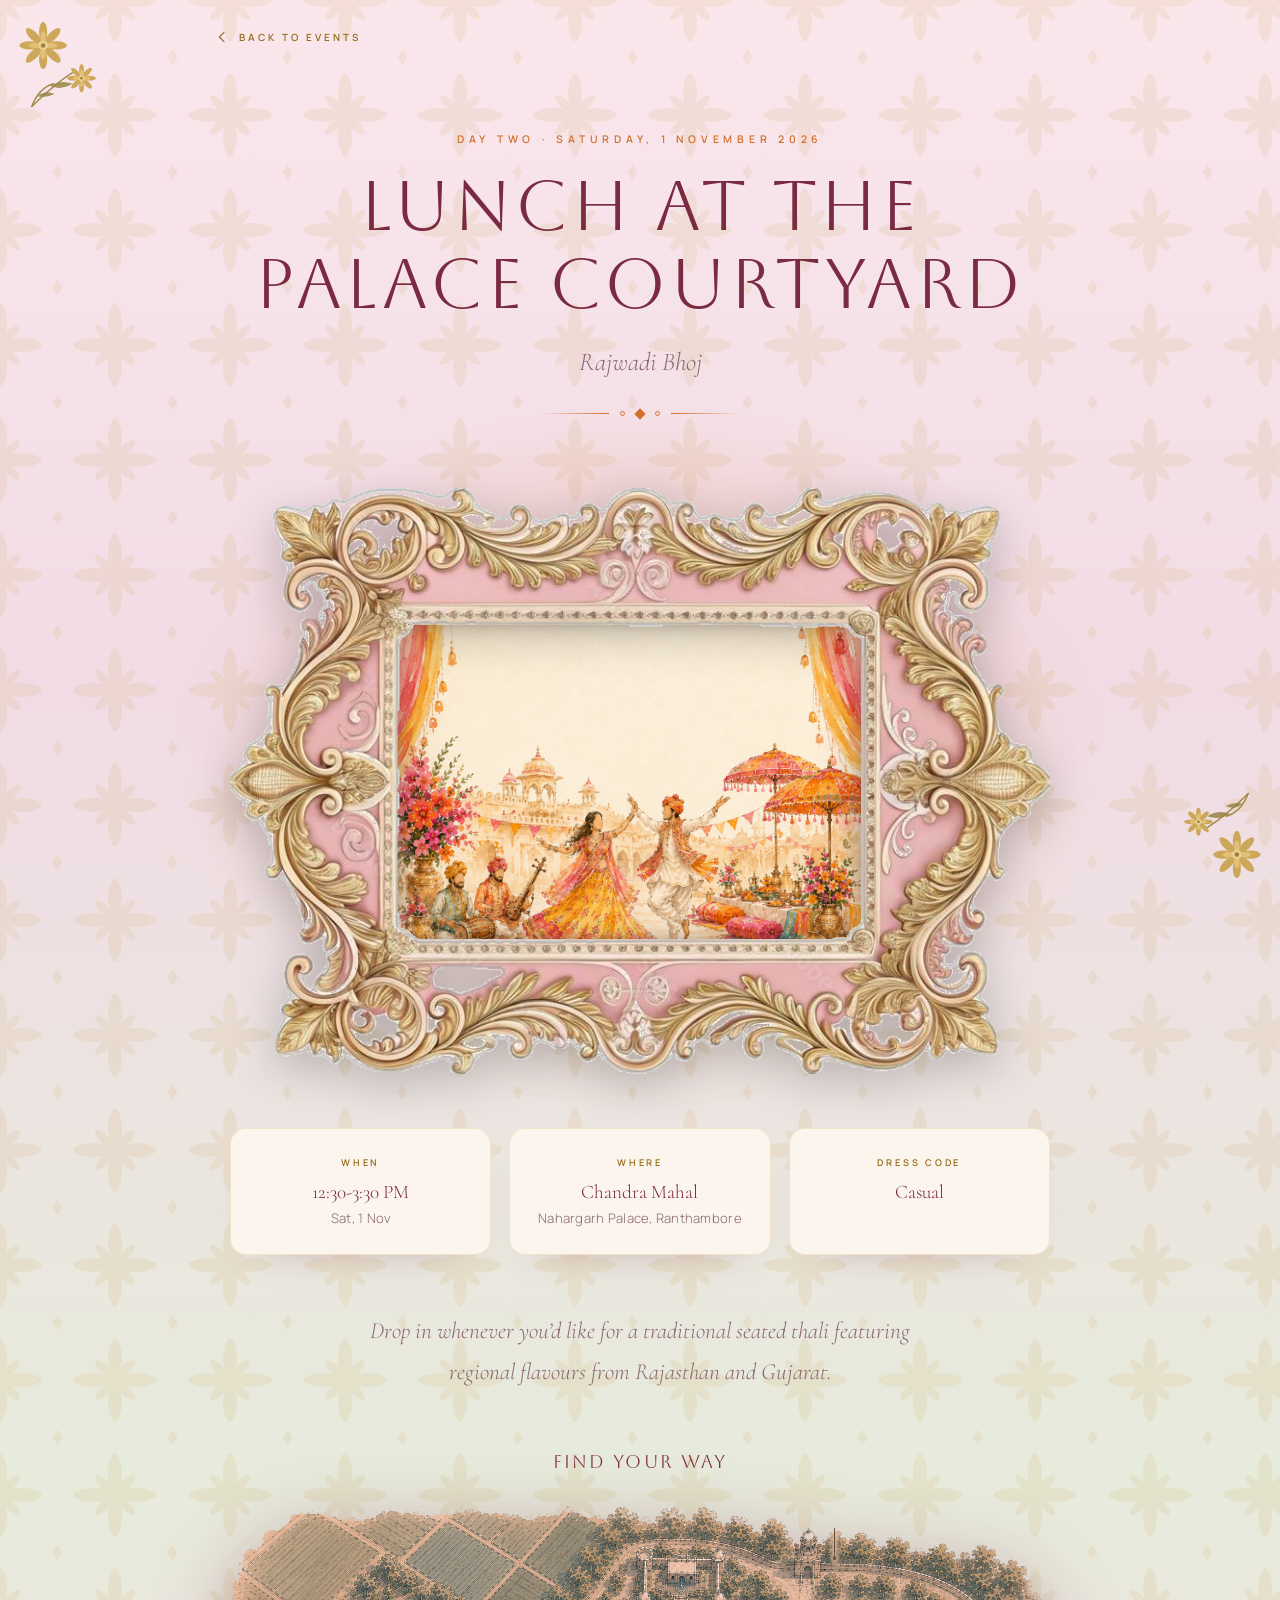
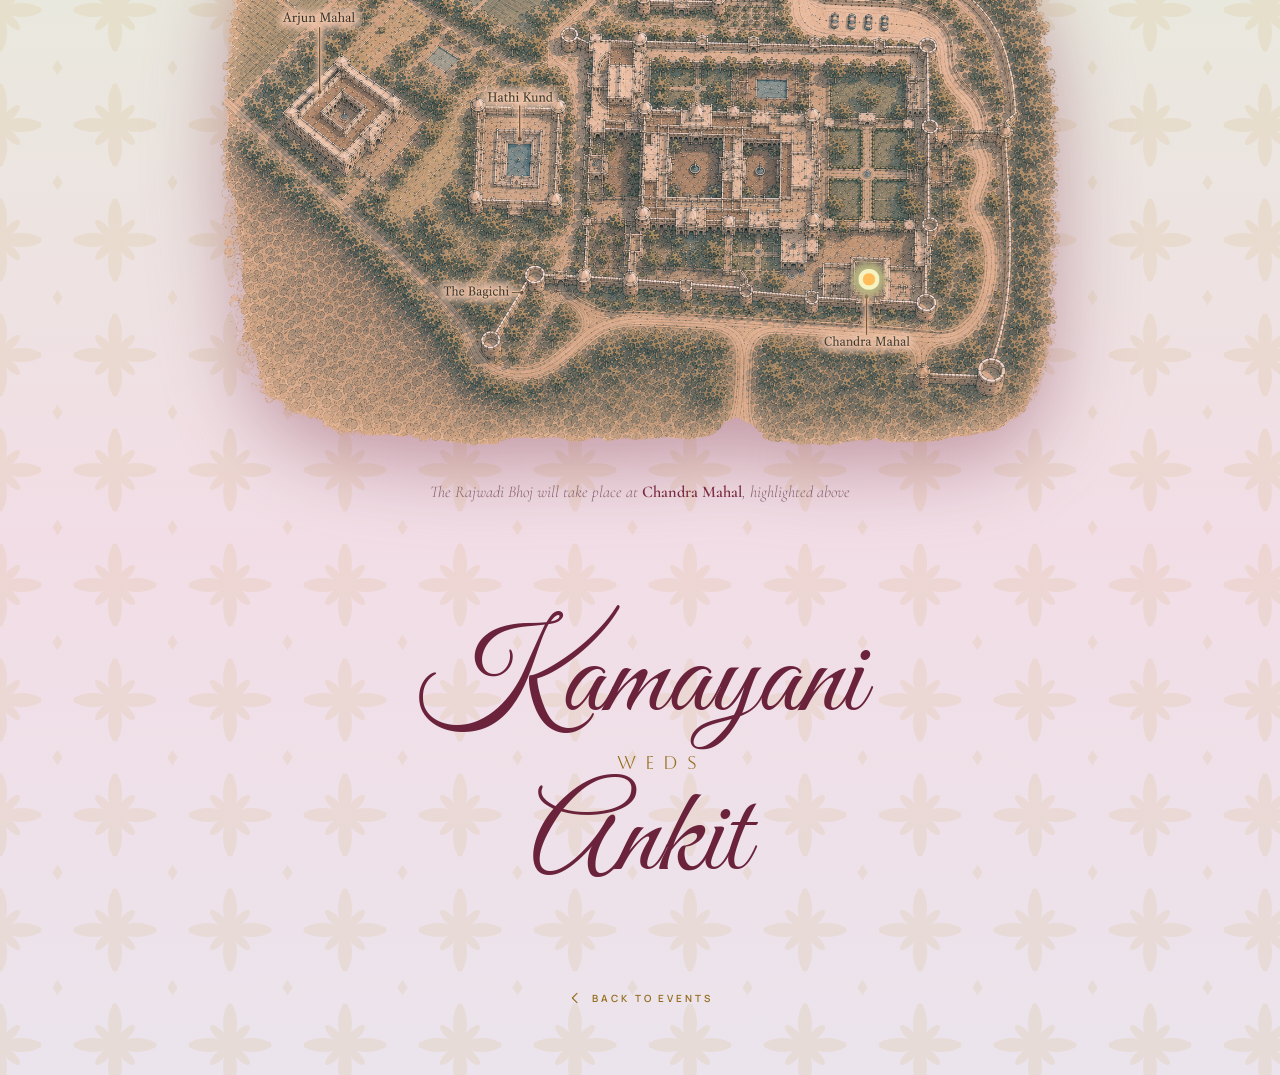
<file: events/bhoj.html>
<!DOCTYPE html>
<html lang="en">
<head>
<meta charset="UTF-8">
<meta name="viewport" content="width=device-width, initial-scale=1.0">
<title>Rajasthani Bhoj · Kamayani weds Ankit</title>
<link rel="preconnect" href="https://fonts.googleapis.com">
<link rel="preconnect" href="https://fonts.gstatic.com" crossorigin>
<link href="https://fonts.googleapis.com/css2?family=Aboreto&family=Cormorant:ital,wght@0,300;0,400;0,500;0,600;1,400&family=Manrope:wght@300;400;500;600&family=Gotu&display=swap" rel="stylesheet">
    <link
      href="https://fonts.googleapis.com/css2?family=Aboreto&family=Cormorant:ital,wght@0,300;0,400;0,500;0,600;1,300;1,400;1,500&family=Great+Vibes&family=Manrope:wght@200;300;400;500;600;700;800&family=Gotu&display=swap"
      rel="stylesheet"
    />
<link rel="stylesheet" href="../assets/event.css">
</head>
<body style="--accent:#D2702A">
  <span class="corner tl"></span><span class="corner br"></span>
  <div class="topbar"><a class="back" href="../index.html#events"><svg viewBox="0 0 24 24" fill="none" stroke="currentColor" stroke-width="1.6" stroke-linecap="round" stroke-linejoin="round"><path d="M15 5l-7 7 7 7"/></svg> Back to events</a></div>

  <div class="wrap">
    <div class="ev-hero">
      <div class="ev-eyebrow">Day Two · Saturday, 1 November 2026</div>
      <h1 class="ev-title">Lunch at the Palace Courtyard</h1>
      <div class="ev-when">Rajwadi Bhoj</div>
      <div class="flourish"><span class="l"></span><span class="o"></span><span class="d"></span><span class="o"></span><span class="l r"></span></div>
    </div>

    <div class="portrait"><div class="photo" style="background-image:url('../assets/gfx/bhoj-frame.png')"></div><img class="fr" src="../assets/gfx/frame-baroque-pink-landscape.png" alt=""></div>

    <div class="detail-grid">
      <div class="detail"><div class="lbl">When</div><div class="val">12:30-3:30 PM<small> Sat, 1 Nov</small></div></div>
      <div class="detail"><div class="lbl">Where</div><div class="val">Chandra Mahal<small>Nahargarh Palace, Ranthambore</small></div></div>
      <div class="detail"><div class="lbl">Dress code</div><div class="val">Casual</div></div>
    </div>

    <div class="about">

      <p>Drop in whenever you’d like for a traditional seated thali featuring regional flavours from Rajasthan and Gujarat.</p>
    </div>

    <div class="venue-map">
      <h3>Find Your Way</h3>
      <div class="map-frame"><img src="../assets/gfx/venue-map-bhoj.png" alt="Nahargarh Palace map with Chandra Mahal highlighted"></div>
      <div class="cap">The Rajwadi Bhoj will take place at <b>Chandra Mahal</b>, highlighted above</div>
    </div>
  </div>

  <div class="ev-foot">
    <div class="invite-names reveal">
          <span class="n">Kamayani</span>
          <span class="weds">weds</span>
          <span class="n">Ankit</span>
        </div>
          <a class="back" href="../index.html#events"><svg viewBox="0 0 24 24" fill="none" stroke="currentColor" stroke-width="1.6" stroke-linecap="round" stroke-linejoin="round"><path d="M15 5l-7 7 7 7"/></svg> Back to events</a>
  </div>
</body>
</html>
</file>
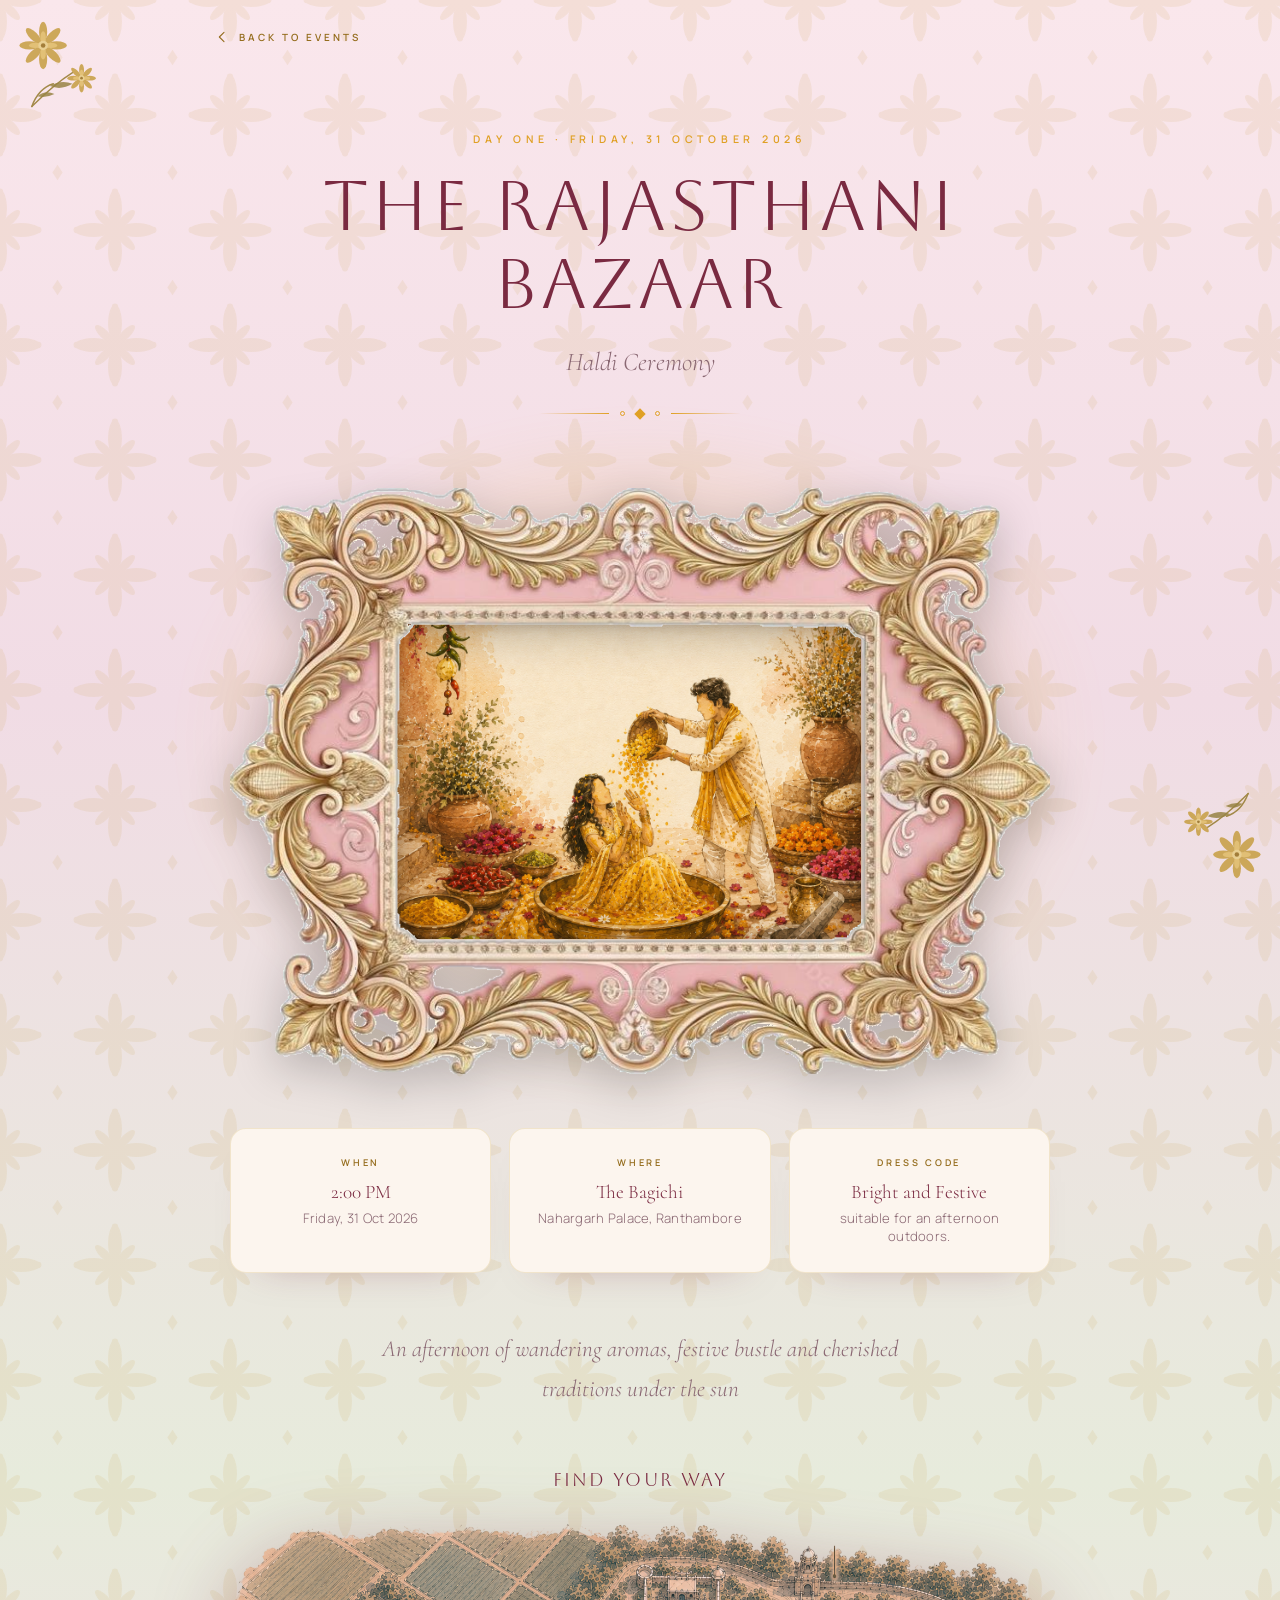
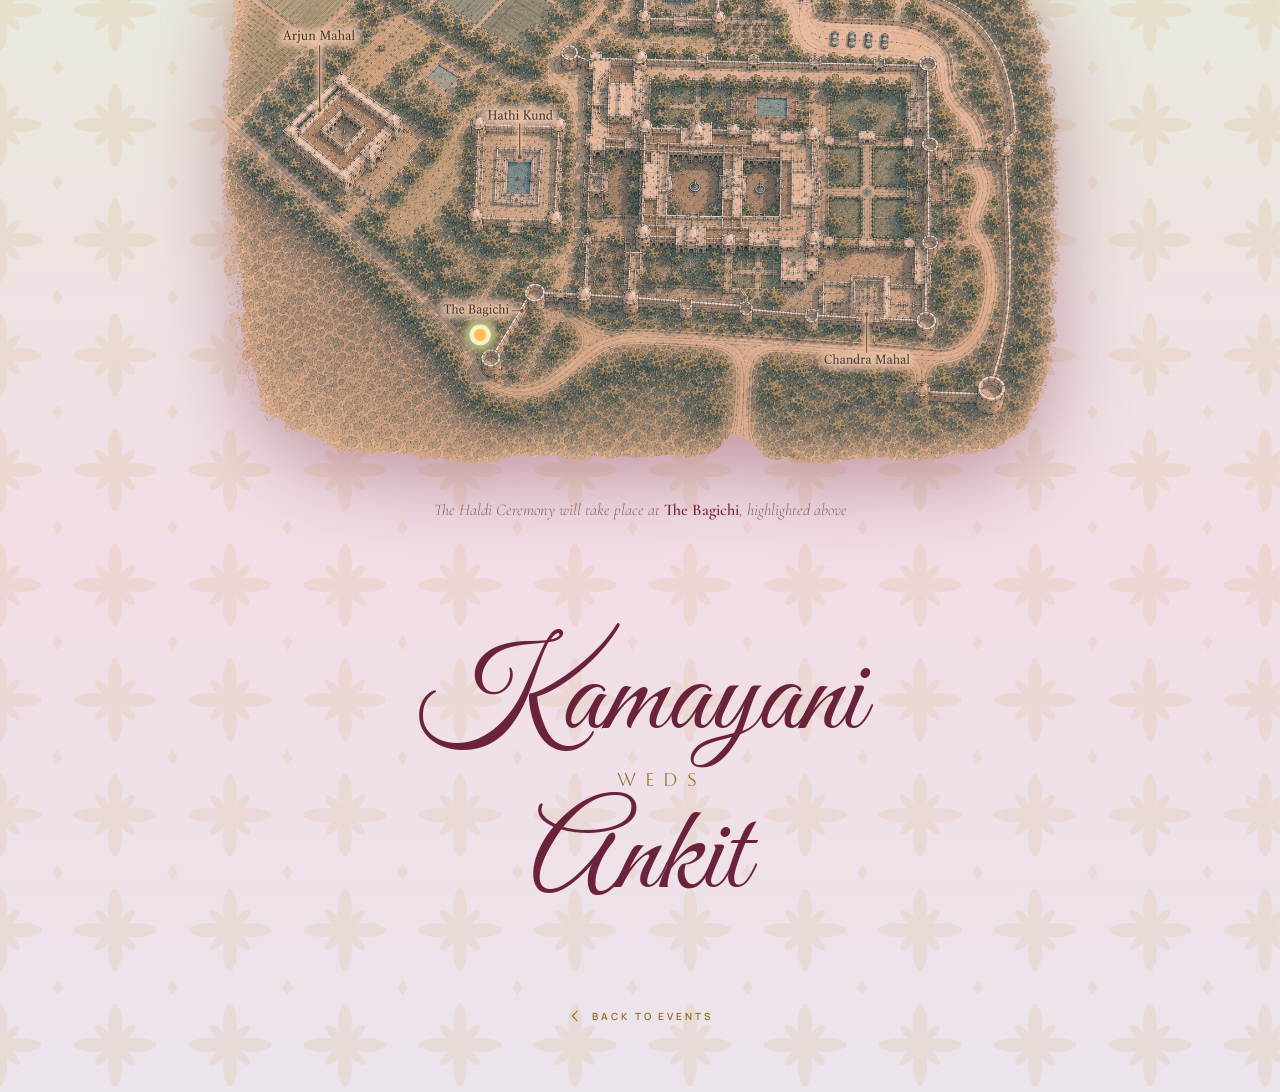
<file: events/haldi.html>
<!DOCTYPE html>
<html lang="en">
<head>
<meta charset="UTF-8">
<meta name="viewport" content="width=device-width, initial-scale=1.0">
<title>Haldi · Kamayani weds Ankit</title>
<link rel="preconnect" href="https://fonts.googleapis.com">
<link rel="preconnect" href="https://fonts.gstatic.com" crossorigin>
<link href="https://fonts.googleapis.com/css2?family=Aboreto&family=Cormorant:ital,wght@0,300;0,400;0,500;0,600;1,400&family=Manrope:wght@300;400;500;600&family=Gotu&display=swap" rel="stylesheet">
<link
      href="https://fonts.googleapis.com/css2?family=Aboreto&family=Cormorant:ital,wght@0,300;0,400;0,500;0,600;1,300;1,400;1,500&family=Great+Vibes&family=Manrope:wght@200;300;400;500;600;700;800&family=Gotu&display=swap"
      rel="stylesheet"
    />
<link rel="stylesheet" href="../assets/event.css">
</head>
<body style="--accent:#E0A024">
  <span class="corner tl"></span><span class="corner br"></span>
  <div class="topbar"><a class="back" href="../index.html#events"><svg viewBox="0 0 24 24" fill="none" stroke="currentColor" stroke-width="1.6" stroke-linecap="round" stroke-linejoin="round"><path d="M15 5l-7 7 7 7"/></svg> Back to events</a></div>

  <div class="wrap">
    <div class="ev-hero">
      <div class="ev-eyebrow">Day One · Friday, 31 October 2026</div>
      <h1 class="ev-title">The Rajasthani Bazaar</h1>
      <div class="ev-when">Haldi Ceremony</div>
      <div class="flourish"><span class="l"></span><span class="o"></span><span class="d"></span><span class="o"></span><span class="l r"></span></div>
    </div>

    <div class="portrait"><div class="photo" style="background-image:url('../assets/gfx/haldi-frame.png')"></div><img class="fr" src="../assets/gfx/frame-baroque-pink-landscape.png" alt=""></div>

    <div class="detail-grid">
      <div class="detail"><div class="lbl">When</div><div class="val">2:00 PM<small>Friday, 31 Oct 2026</small></div></div>
      <div class="detail"><div class="lbl">Where</div><div class="val">The Bagichi<small>Nahargarh Palace, Ranthambore</small></div></div>
      <div class="detail"><div class="lbl">Dress code</div><div class="val">Bright and Festive
<small>suitable for an afternoon outdoors. </small></div></div>
    </div>

    <div class="about">

      <p>An afternoon of wandering aromas, festive bustle and cherished traditions under the sun</p>
    </div>

    <div class="venue-map">
      <h3>Find Your Way</h3>
      <div class="map-frame"><img src="../assets/gfx/venue-map-haldi.png" alt="Nahargarh Palace map with The Bagichi highlighted"></div>
      <div class="cap">The Haldi Ceremony will take place at <b>The Bagichi</b>, highlighted above</div>
    </div>
  </div>

  <div class="ev-foot">
    <div class="invite-names reveal">
          <span class="n">Kamayani</span>
          <span class="weds">weds</span>
          <span class="n">Ankit</span>
        </div><a class="back" href="../index.html#events"><svg viewBox="0 0 24 24" fill="none" stroke="currentColor" stroke-width="1.6" stroke-linecap="round" stroke-linejoin="round"><path d="M15 5l-7 7 7 7"/></svg> Back to events</a>
  </div>
</body>
</html>
</file>
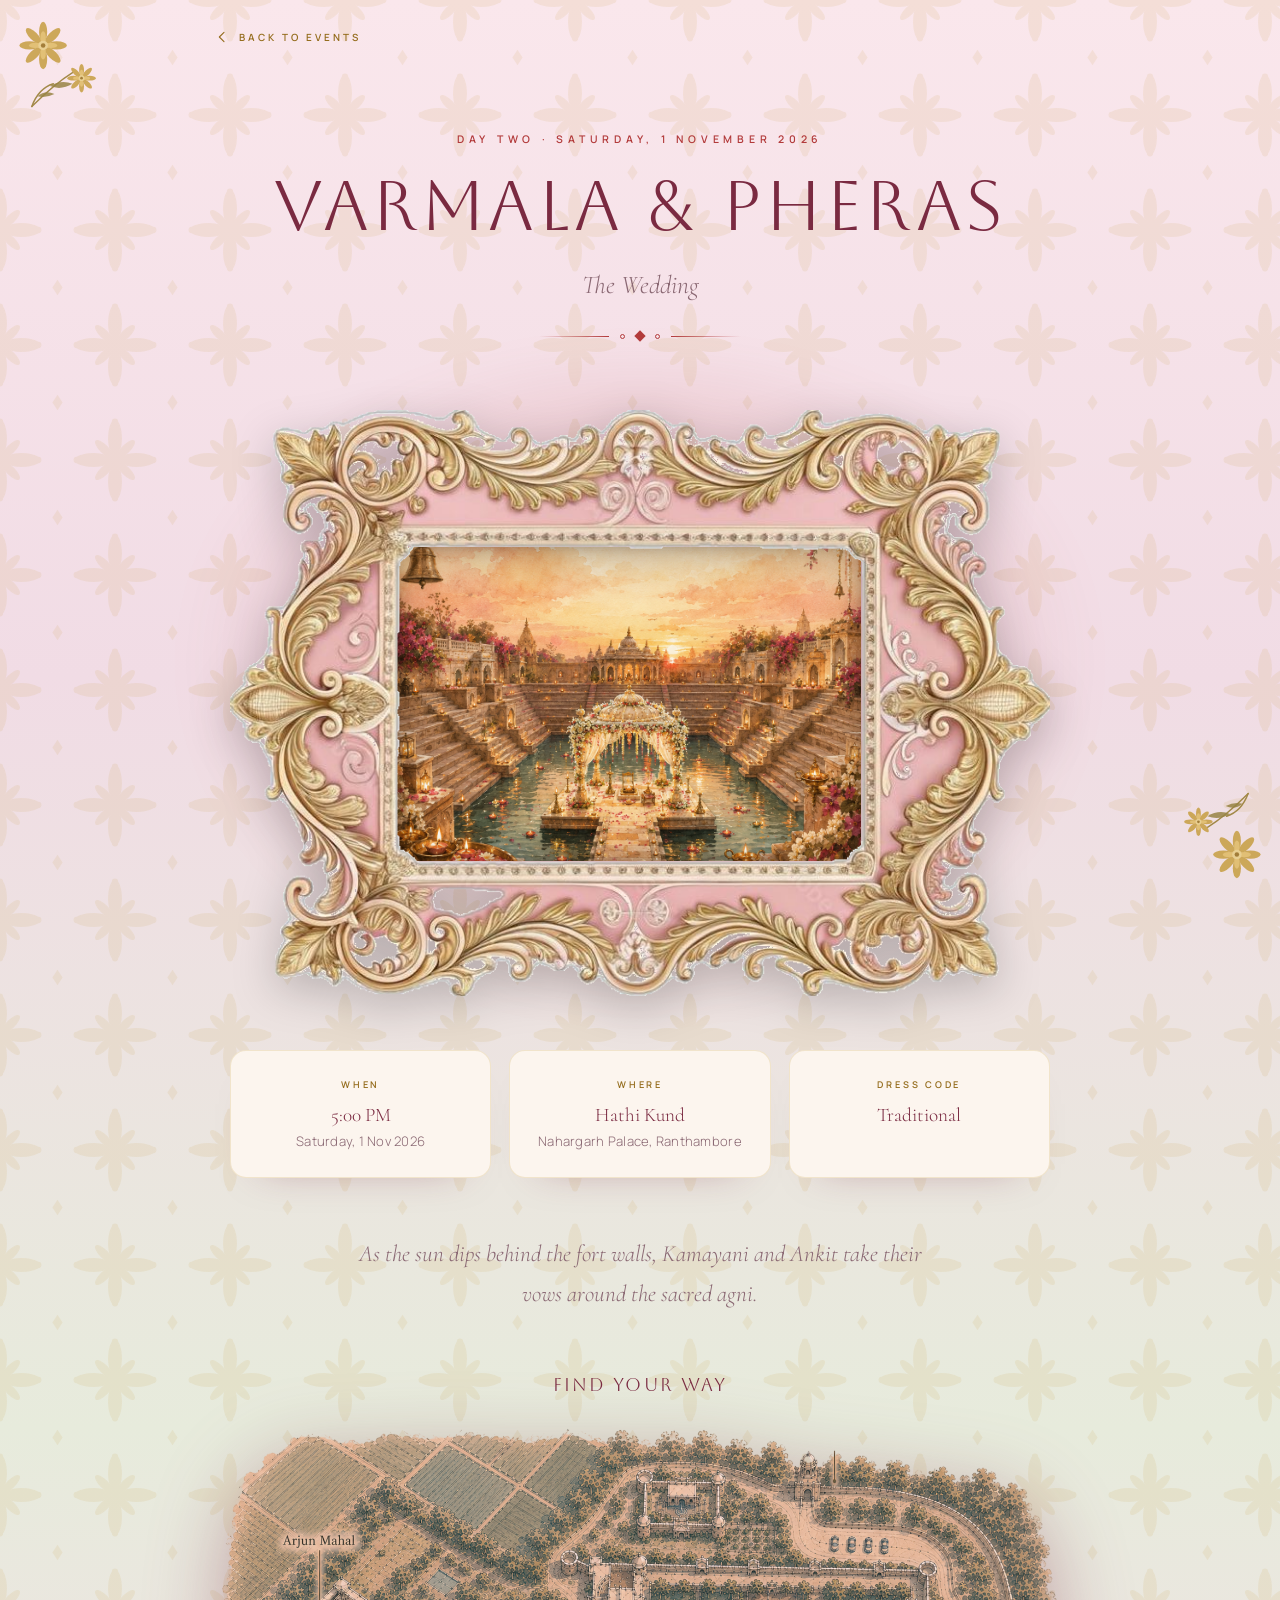
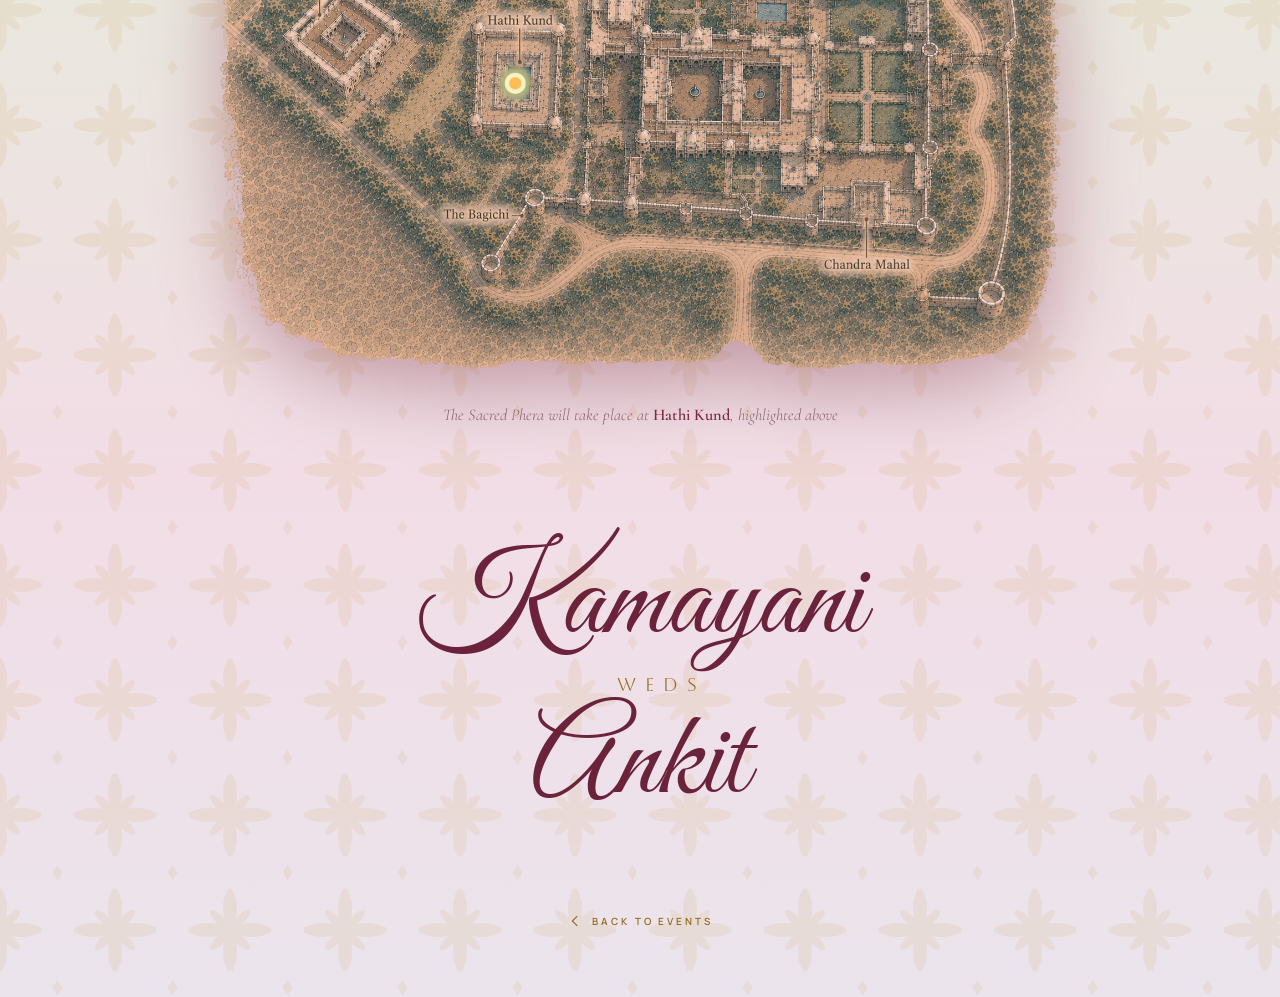
<file: events/phera.html>
<!DOCTYPE html>
<html lang="en">
<head>
<meta charset="UTF-8">
<meta name="viewport" content="width=device-width, initial-scale=1.0">
<title>Sacred Phera · Kamayani weds Ankit</title>
<link rel="preconnect" href="https://fonts.googleapis.com">
<link rel="preconnect" href="https://fonts.gstatic.com" crossorigin>
<link href="https://fonts.googleapis.com/css2?family=Aboreto&family=Cormorant:ital,wght@0,300;0,400;0,500;0,600;1,400&family=Manrope:wght@300;400;500;600&family=Gotu&display=swap" rel="stylesheet">
<link
      href="https://fonts.googleapis.com/css2?family=Aboreto&family=Cormorant:ital,wght@0,300;0,400;0,500;0,600;1,300;1,400;1,500&family=Great+Vibes&family=Manrope:wght@200;300;400;500;600;700;800&family=Gotu&display=swap"
      rel="stylesheet"
    />
<link rel="stylesheet" href="../assets/event.css">
</head>
<body style="--accent:#B23A3A">
  <span class="corner tl"></span><span class="corner br"></span>
  <div class="topbar"><a class="back" href="../index.html#events"><svg viewBox="0 0 24 24" fill="none" stroke="currentColor" stroke-width="1.6" stroke-linecap="round" stroke-linejoin="round"><path d="M15 5l-7 7 7 7"/></svg> Back to events</a></div>

  <div class="wrap">
    <div class="ev-hero">
      <div class="ev-eyebrow">Day Two · Saturday, 1 November 2026</div>
      <h1 class="ev-title">Varmala & Pheras</h1>
      <div class="ev-when">The Wedding</div>
      <div class="flourish"><span class="l"></span><span class="o"></span><span class="d"></span><span class="o"></span><span class="l r"></span></div>
    </div>

    <div class="portrait"><div class="photo" style="background-image:url('../assets/gfx/phera-frame.png')"></div><img class="fr" src="../assets/gfx/frame-baroque-pink-landscape.png" alt=""></div>

    <div class="detail-grid">
      <div class="detail"><div class="lbl">When</div><div class="val">5:00 PM<small>Saturday, 1 Nov 2026</small></div></div>
      <div class="detail"><div class="lbl">Where</div><div class="val">Hathi Kund<small>Nahargarh Palace, Ranthambore</small></div></div>
      <div class="detail"><div class="lbl">Dress code</div><div class="val">Traditional</div></div>
    </div>

    <div class="about">

      <p>As the sun dips behind the fort walls, Kamayani and Ankit take their vows around the sacred agni.</p>
    </div>

    <div class="venue-map">
      <h3>Find Your Way</h3>
      <div class="map-frame"><img src="../assets/gfx/venue-map-phera.png" alt="Nahargarh Palace map with Hathi Kund highlighted"></div>
      <div class="cap">The Sacred Phera will take place at <b>Hathi Kund</b>, highlighted above</div>
    </div>
  </div>

  <div class="ev-foot">
    <div class="invite-names reveal">
          <span class="n">Kamayani</span>
          <span class="weds">weds</span>
          <span class="n">Ankit</span>
        </div><a class="back" href="../index.html#events"><svg viewBox="0 0 24 24" fill="none" stroke="currentColor" stroke-width="1.6" stroke-linecap="round" stroke-linejoin="round"><path d="M15 5l-7 7 7 7"/></svg> Back to events</a>
  </div>
</body>
</html>
</file>
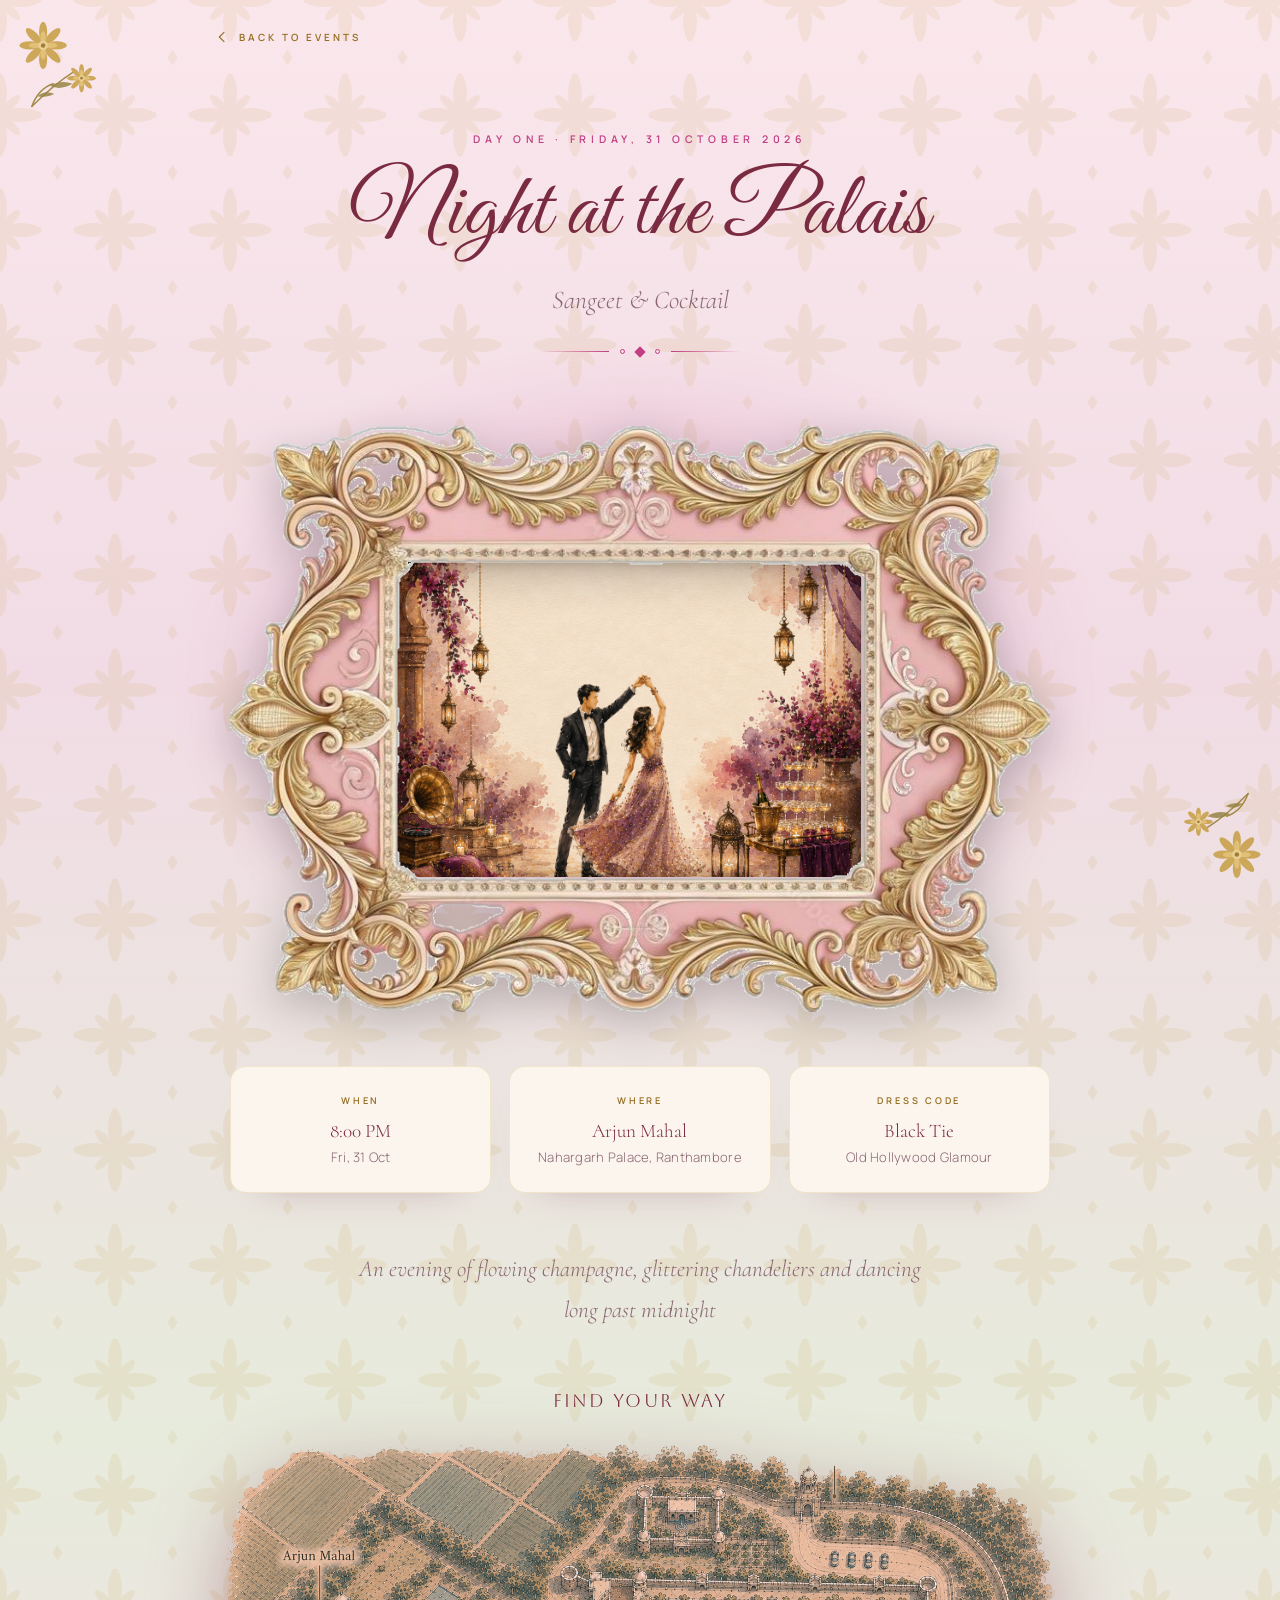
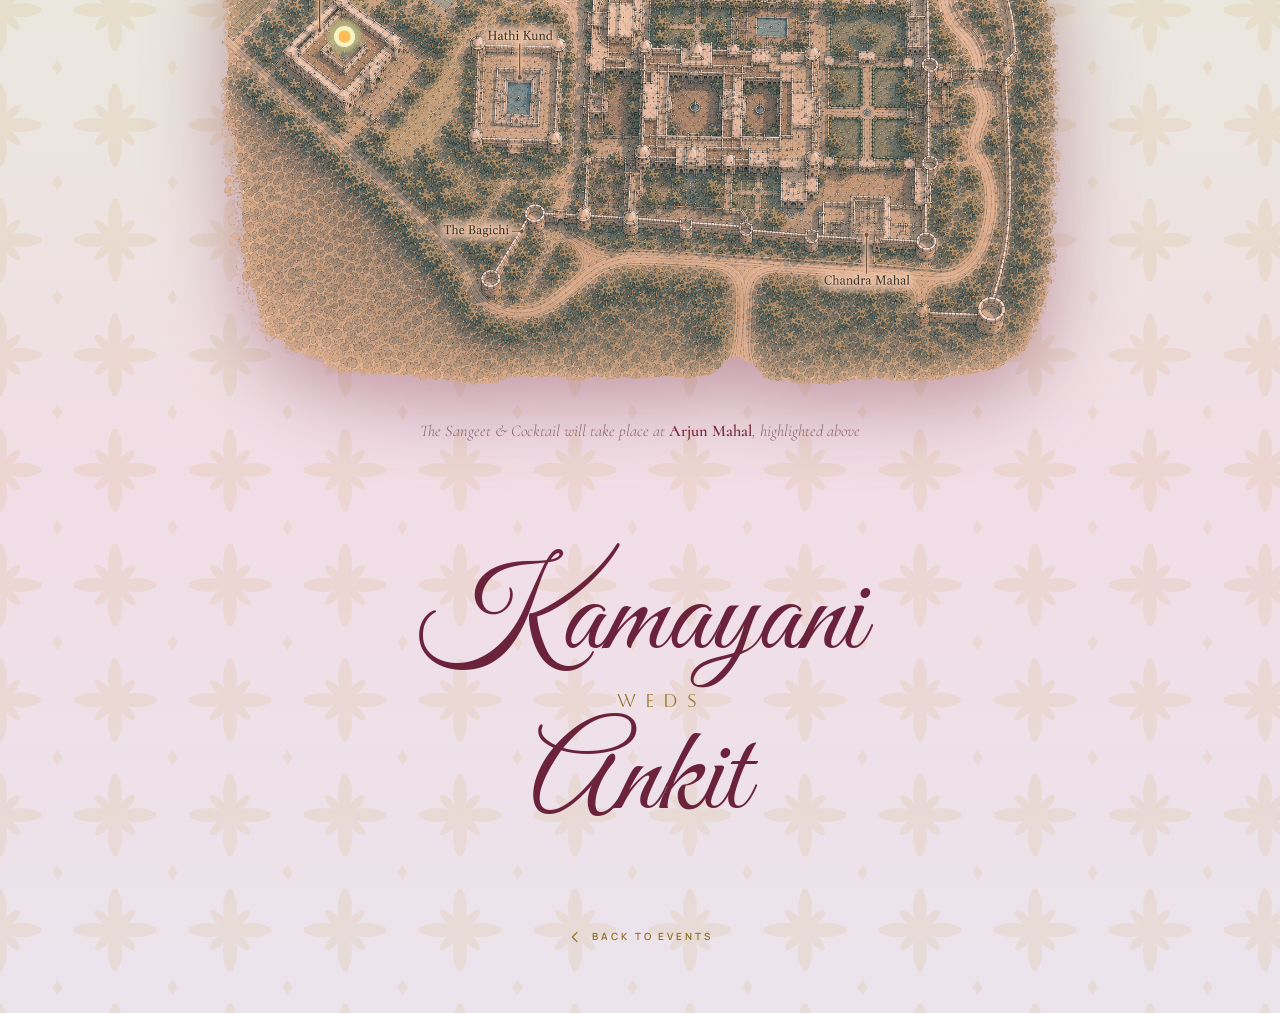
<file: events/sangeet.html>
<!DOCTYPE html>
<html lang="en">
<head>
<meta charset="UTF-8">
<meta name="viewport" content="width=device-width, initial-scale=1.0">
<title>Sangeet Night · Kamayani weds Ankit</title>
<link rel="preconnect" href="https://fonts.googleapis.com">
<link rel="preconnect" href="https://fonts.gstatic.com" crossorigin>
<link href="https://fonts.googleapis.com/css2?family=Aboreto&family=Cormorant:ital,wght@0,300;0,400;0,500;0,600;1,400&family=Great+Vibes&family=Manrope:wght@300;400;500;600&family=Gotu&display=swap" rel="stylesheet">
<link
      href="https://fonts.googleapis.com/css2?family=Aboreto&family=Cormorant:ital,wght@0,300;0,400;0,500;0,600;1,300;1,400;1,500&family=Great+Vibes&family=Manrope:wght@200;300;400;500;600;700;800&family=Gotu&display=swap"
      rel="stylesheet"
    />
<link rel="stylesheet" href="../assets/event.css">
<style>
  /* Sangeet title in flowing script */
  .ev-title{font-family:'Great Vibes',cursive;font-weight:400;text-transform:none;letter-spacing:.01em;font-size:clamp(3.1rem,10.5vw,5.6rem);line-height:1.04;}
</style>
</head>
<body style="--accent:#C13E83">
  <span class="corner tl"></span><span class="corner br"></span>
  <div class="topbar"><a class="back" href="../index.html#events"><svg viewBox="0 0 24 24" fill="none" stroke="currentColor" stroke-width="1.6" stroke-linecap="round" stroke-linejoin="round"><path d="M15 5l-7 7 7 7"/></svg> Back to events</a></div>

  <div class="wrap">
    <div class="ev-hero">
      <div class="ev-eyebrow">Day One · Friday, 31 October 2026</div>
      <h1 class="ev-title">Night at the Palais</h1>
      <div class="ev-when">Sangeet & Cocktail</div>
      <div class="flourish"><span class="l"></span><span class="o"></span><span class="d"></span><span class="o"></span><span class="l r"></span></div>
    </div>

    <div class="portrait"><div class="photo" style="background-image:url('../assets/gfx/sangeet-frame.png')"></div><img class="fr" src="../assets/gfx/frame-baroque-pink-landscape.png" alt=""></div>

    <div class="detail-grid">
      <div class="detail"><div class="lbl">When</div><div class="val">8:00 PM<small>Fri, 31 Oct</small></div></div>
      <div class="detail"><div class="lbl">Where</div><div class="val">Arjun Mahal<small>Nahargarh Palace, Ranthambore</small></div></div>
      <div class="detail"><div class="lbl">Dress code</div><div class="val">Black Tie<small>Old Hollywood Glamour</small></div></div>
    </div>

    <div class="about">

      <p>An evening of flowing champagne, glittering chandeliers and dancing long past midnight</p>
    </div>

    <div class="venue-map">
      <h3>Find Your Way</h3>
      <div class="map-frame"><img src="../assets/gfx/venue-map-sangeet.png" alt="Nahargarh Palace map with Arjun Mahal highlighted"></div>
      <div class="cap">The Sangeet & Cocktail will take place at <b>Arjun Mahal</b>, highlighted above</div>
    </div>
  </div>

  <div class="ev-foot">
    <div class="invite-names reveal">
          <span class="n">Kamayani</span>
          <span class="weds">weds</span>
          <span class="n">Ankit</span>
        </div><a class="back" href="../index.html#events"><svg viewBox="0 0 24 24" fill="none" stroke="currentColor" stroke-width="1.6" stroke-linecap="round" stroke-linejoin="round"><path d="M15 5l-7 7 7 7"/></svg> Back to events</a>
  </div>
</body>
</html>
</file>
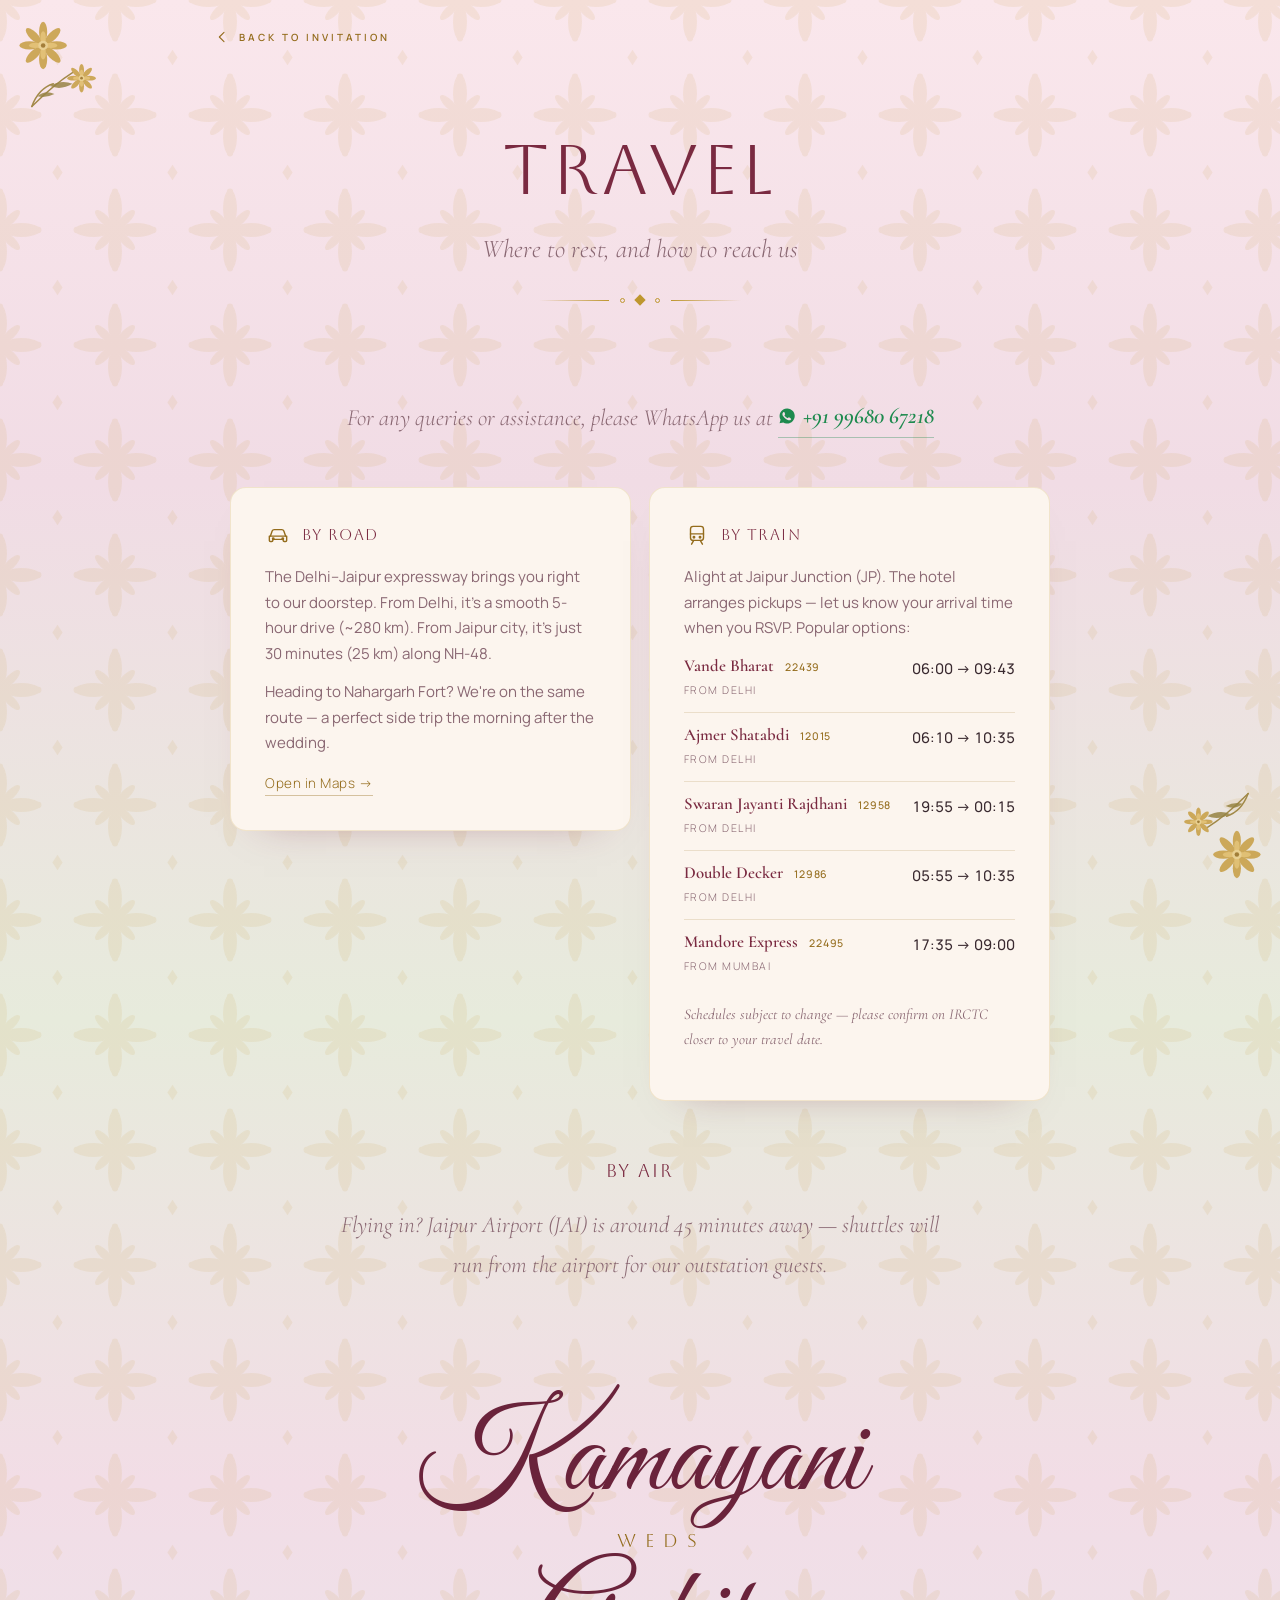
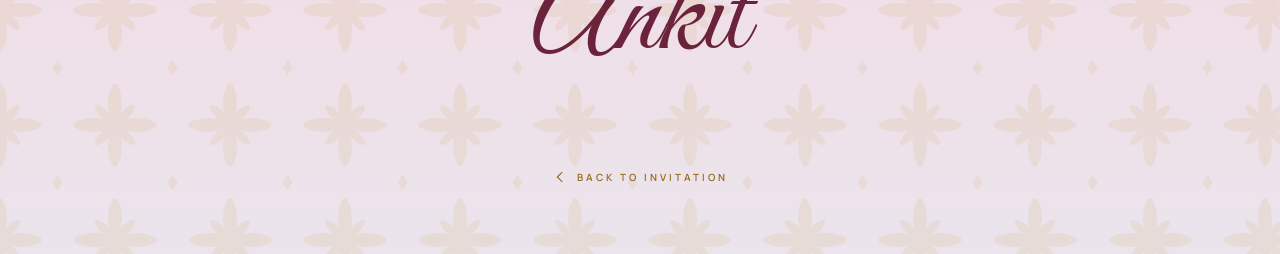
<file: events/stay.html>
<!DOCTYPE html>
<html lang="en">
<head>
<meta charset="UTF-8">
<meta name="viewport" content="width=device-width, initial-scale=1.0">
<title>Stay &amp; Travel · Kamayani weds Ankit</title>
<link rel="preconnect" href="https://fonts.googleapis.com">
<link rel="preconnect" href="https://fonts.gstatic.com" crossorigin>
<link href="https://fonts.googleapis.com/css2?family=Aboreto&family=Cormorant:ital,wght@0,300;0,400;0,500;0,600;1,400&family=Manrope:wght@300;400;500;600&family=Gotu&display=swap" rel="stylesheet">
<link
      href="https://fonts.googleapis.com/css2?family=Aboreto&family=Cormorant:ital,wght@0,300;0,400;0,500;0,600;1,300;1,400;1,500&family=Great+Vibes&family=Manrope:wght@200;300;400;500;600;700;800&family=Gotu&display=swap"
      rel="stylesheet"
    />
<link rel="stylesheet" href="../assets/event.css">
</head>
<body style="--accent:#BE972F">
  <span class="corner tl"></span><span class="corner br"></span>
  <div class="topbar"><a class="back" href="../index.html#know"><svg viewBox="0 0 24 24" fill="none" stroke="currentColor" stroke-width="1.6" stroke-linecap="round" stroke-linejoin="round"><path d="M15 5l-7 7 7 7"/></svg> Back to invitation</a></div>

  <div class="wrap">
    <div class="ev-hero">
      <!-- <div class="ev-eyebrow">Good to know</div> -->
      <h1 class="ev-title">Travel</h1>
      <div class="ev-when">Where to rest, and how to reach us</div>
      <div class="flourish"><span class="l"></span><span class="o"></span><span class="d"></span><span class="o"></span><span class="l r"></span></div>
    </div>

    <div class="about">
      <!-- <h3>Where to stay</h3> -->
      <!-- <p>Room blocks are reserved at Nahargarh Palace, Ranthambore for our guests — please mention the wedding while booking, and we'll take care of the rest.</p> -->
      <p class="stay-contact">For any queries or assistance, please WhatsApp us at <a href="https://wa.me/919968067218" target="_blank" rel="noopener"><svg viewBox="0 0 24 24" fill="currentColor" aria-hidden="true"><path d="M12 2a10 10 0 0 0-8.6 15l-1.3 4.8 4.9-1.3A10 10 0 1 0 12 2Zm5.8 14.2c-.2.7-1.4 1.3-2 1.4-.5.1-1.2.1-1.9-.1-.4-.1-1-.3-1.7-.6-3-1.3-4.9-4.3-5.1-4.5-.1-.2-1.2-1.5-1.2-2.9s.7-2 1-2.3c.2-.3.5-.4.7-.4h.5c.2 0 .4 0 .6.5l.8 1.9c.1.2.1.4 0 .5l-.3.5-.4.4c-.1.1-.3.3-.1.6.2.3.8 1.3 1.7 2.1 1.2 1 2.1 1.4 2.4 1.5.2.1.4.1.5-.1l.7-.8c.2-.2.3-.2.6-.1l1.8.9c.3.1.4.2.5.3.1.2.1.6-.1 1.3Z"/></svg>+91&nbsp;99680&nbsp;67218</a></p>
    </div>

    <div class="travel">
      <div class="travel-col">
        <div class="travel-head"><svg viewBox="0 0 24 24" fill="none" stroke="currentColor" stroke-width="1.3" stroke-linecap="round" stroke-linejoin="round"><path d="M5 13l1.6-4.6A2 2 0 0 1 8.5 7h7a2 2 0 0 1 1.9 1.4L19 13"/><path d="M4 13h16v4a1 1 0 0 1-1 1h-1.2a1 1 0 0 1-1-1v-1H7.2v1a1 1 0 0 1-1 1H5a1 1 0 0 1-1-1z"/><circle cx="7.6" cy="15.4" r=".7"/><circle cx="16.4" cy="15.4" r=".7"/></svg> By Road</div>
        <p>The Delhi–Jaipur expressway brings you right to our doorstep. From Delhi, it's a smooth 5-hour drive (~280&nbsp;km). From Jaipur city, it's just 30 minutes (25&nbsp;km) along NH-48.</p>
        <p>Heading to Nahargarh Fort? We're on the same route — a perfect side trip the morning after the wedding.</p>
        <a class="travel-link" href="https://maps.google.com/?q=Nahargarh+Palace+Ranthambore" target="_blank" rel="noopener">Open in Maps →</a>
      </div>
      <div class="travel-col">
        <div class="travel-head"><svg viewBox="0 0 24 24" fill="none" stroke="currentColor" stroke-width="1.3" stroke-linecap="round" stroke-linejoin="round"><rect x="6" y="4" width="12" height="13" rx="2.5"/><path d="M6 11h12"/><path d="M9 17l-2 3.5M15 17l2 3.5"/><circle cx="9.2" cy="14" r=".7"/><circle cx="14.8" cy="14" r=".7"/></svg> By Train</div>
        <p>Alight at Jaipur Junction (JP). The hotel arranges pickups — let us know your arrival time when you RSVP. Popular options:</p>
        <ul class="trains">
          <li><div class="tr-name">Vande Bharat <span>22439</span></div><div class="tr-time">06:00 → 09:43</div><div class="tr-from">From Delhi</div></li>
          <li><div class="tr-name">Ajmer Shatabdi <span>12015</span></div><div class="tr-time">06:10 → 10:35</div><div class="tr-from">From Delhi</div></li>
          <li><div class="tr-name">Swaran Jayanti Rajdhani <span>12958</span></div><div class="tr-time">19:55 → 00:15</div><div class="tr-from">From Delhi</div></li>
          <li><div class="tr-name">Double Decker <span>12986</span></div><div class="tr-time">05:55 → 10:35</div><div class="tr-from">From Delhi</div></li>
          <li><div class="tr-name">Mandore Express <span>22495</span></div><div class="tr-time">17:35 → 09:00</div><div class="tr-from">From Mumbai</div></li>
        </ul>
        <p class="travel-note">Schedules subject to change — please confirm on IRCTC closer to your travel date.</p>
      </div>
    </div>

    <div class="about">
      <h3>By Air</h3>
      <p>Flying in? Jaipur Airport (JAI) is around 45 minutes away — shuttles will run from the airport for our outstation guests.</p>
    </div>
  </div>

  <div class="ev-foot">
    <div class="invite-names reveal">
          <span class="n">Kamayani</span>
          <span class="weds">weds</span>
          <span class="n">Ankit</span>
        </div><a class="back" href="../index.html#know"><svg viewBox="0 0 24 24" fill="none" stroke="currentColor" stroke-width="1.6" stroke-linecap="round" stroke-linejoin="round"><path d="M15 5l-7 7 7 7"/></svg> Back to invitation</a>
  </div>
</body>
</html>
</file>
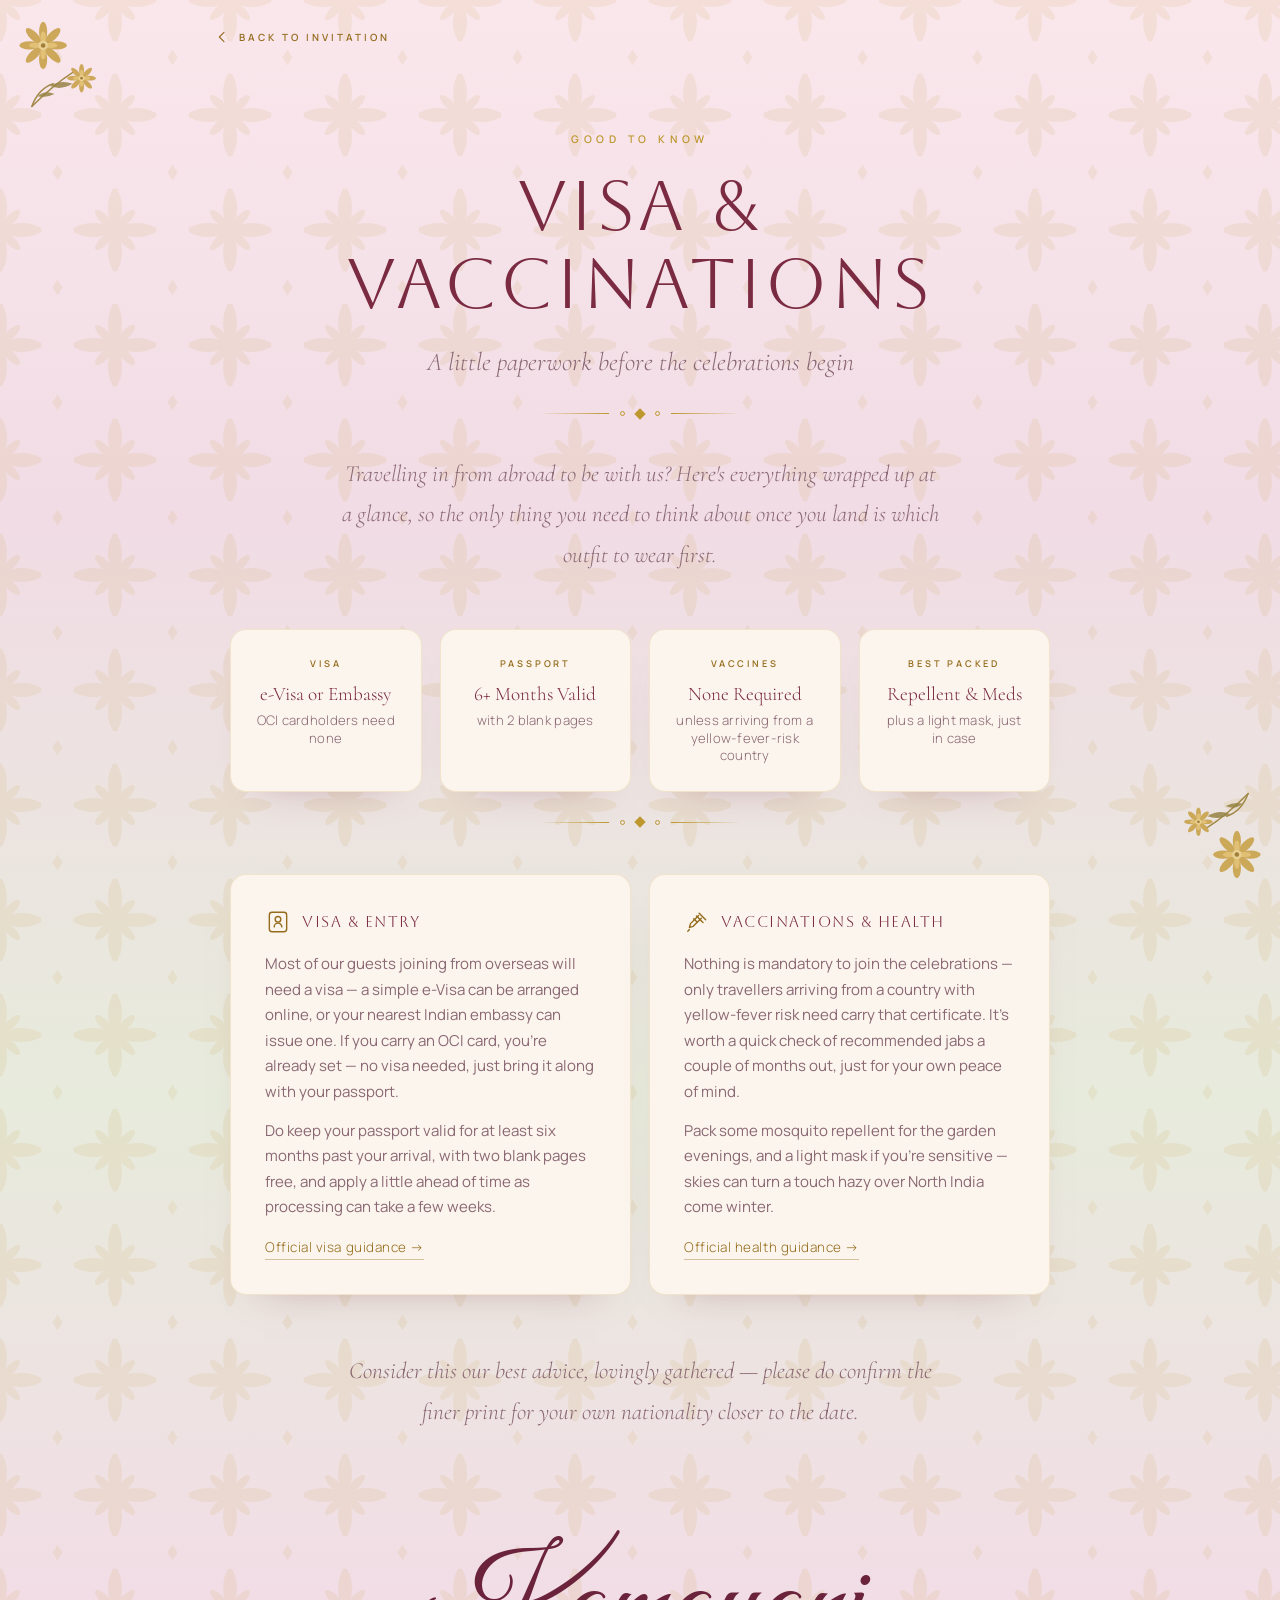
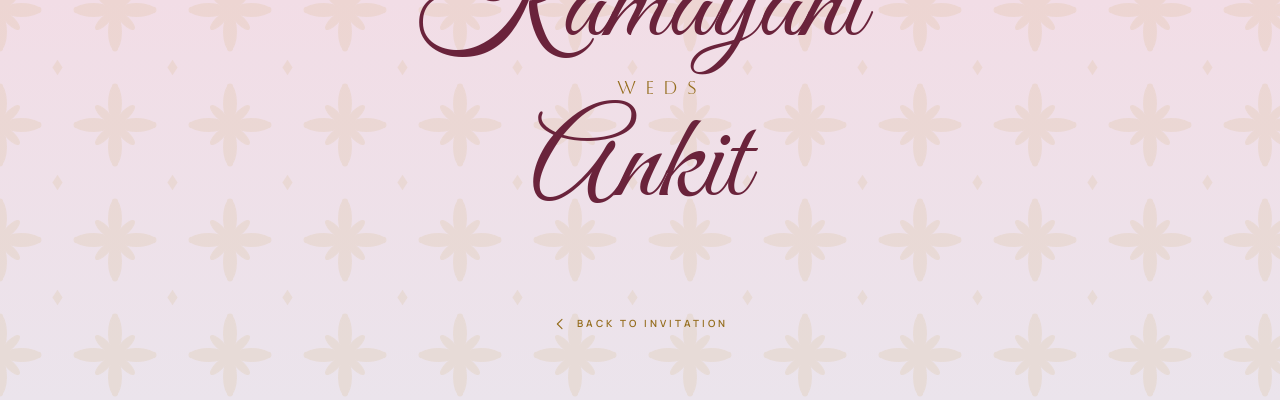
<file: events/visa.html>
<!DOCTYPE html>
<html lang="en">
<head>
<meta charset="UTF-8">
<meta name="viewport" content="width=device-width, initial-scale=1.0">
<title>Visa &amp; Vaccinations · Kamayani weds Ankit</title>
<link rel="preconnect" href="https://fonts.googleapis.com">
<link rel="preconnect" href="https://fonts.gstatic.com" crossorigin>
<link href="https://fonts.googleapis.com/css2?family=Aboreto&family=Cormorant:ital,wght@0,300;0,400;0,500;0,600;1,400&family=Manrope:wght@300;400;500;600&family=Gotu&display=swap" rel="stylesheet">
<link
      href="https://fonts.googleapis.com/css2?family=Aboreto&family=Cormorant:ital,wght@0,300;0,400;0,500;0,600;1,300;1,400;1,500&family=Great+Vibes&family=Manrope:wght@200;300;400;500;600;700;800&family=Gotu&display=swap"
      rel="stylesheet"
    />
<link rel="stylesheet" href="../assets/event.css">
</head>
<body style="--accent:#BE972F">
  <span class="corner tl"></span><span class="corner br"></span>
  <div class="topbar"><a class="back" href="../index.html#know"><svg viewBox="0 0 24 24" fill="none" stroke="currentColor" stroke-width="1.6" stroke-linecap="round" stroke-linejoin="round"><path d="M15 5l-7 7 7 7"/></svg> Back to invitation</a></div>

  <div class="wrap">
    <div class="ev-hero">
      <div class="ev-eyebrow">Good to know</div>
      <h1 class="ev-title">Visa &amp; Vaccinations</h1>
      <div class="ev-when">A little paperwork before the celebrations begin</div>
      <div class="flourish"><span class="l"></span><span class="o"></span><span class="d"></span><span class="o"></span><span class="l r"></span></div>
    </div>

    <div class="about" style="margin-top:0;">
      <p>Travelling in from abroad to be with us? Here's everything wrapped up at a glance, so the only thing you need to think about once you land is which outfit to wear first.</p>
    </div>

    <div class="detail-grid">
      <div class="detail"><div class="lbl">Visa</div><div class="val">e-Visa or Embassy<small>OCI cardholders need none</small></div></div>
      <div class="detail"><div class="lbl">Passport</div><div class="val">6+ Months Valid<small>with 2 blank pages</small></div></div>
      <div class="detail"><div class="lbl">Vaccines</div><div class="val">None Required<small>unless arriving from a yellow-fever-risk country</small></div></div>
      <div class="detail"><div class="lbl">Best Packed</div><div class="val">Repellent &amp; Meds<small>plus a light mask, just in case</small></div></div>
    </div>

    <div class="flourish"><span class="l"></span><span class="o"></span><span class="d"></span><span class="o"></span><span class="l r"></span></div>

    <div class="travel">
      <div class="travel-col">
        <div class="travel-head"><svg viewBox="0 0 24 24" fill="none" stroke="currentColor" stroke-width="1.3" stroke-linecap="round" stroke-linejoin="round"><rect x="4" y="3" width="16" height="18" rx="2.5"/><circle cx="12" cy="9.5" r="2.6"/><path d="M8.5 16.5a3.5 3.5 0 0 1 7 0"/></svg> Visa &amp; Entry</div>
        <p>Most of our guests joining from overseas will need a visa — a simple e-Visa can be arranged online, or your nearest Indian embassy can issue one. If you carry an OCI card, you're already set — no visa needed, just bring it along with your passport.</p>
        <p>Do keep your passport valid for at least six months past your arrival, with two blank pages free, and apply a little ahead of time as processing can take a few weeks.</p>
        <a class="travel-link" href="https://www.gov.uk/foreign-travel-advice/india/entry-requirements" target="_blank" rel="noopener">Official visa guidance →</a>
      </div>
      <div class="travel-col">
        <div class="travel-head"><svg viewBox="0 0 24 24" fill="none" stroke="currentColor" stroke-width="1.3" stroke-linecap="round" stroke-linejoin="round"><path d="M14 4l6 6"/><path d="M11.5 6.5l6 6"/><path d="M16 8.5l-7.5 7.5-3.5 1 1-3.5L13.5 6"/><path d="M5 19l-1.5 1.5"/><path d="M9 9l3 3"/></svg> Vaccinations &amp; Health</div>
        <p>Nothing is mandatory to join the celebrations — only travellers arriving from a country with yellow-fever risk need carry that certificate. It's worth a quick check of recommended jabs a couple of months out, just for your own peace of mind.</p>
        <p>Pack some mosquito repellent for the garden evenings, and a light mask if you're sensitive — skies can turn a touch hazy over North India come winter.</p>
        <a class="travel-link" href="https://www.gov.uk/foreign-travel-advice/india/health" target="_blank" rel="noopener">Official health guidance →</a>
      </div>
    </div>

    <div class="about">
      <p>Consider this our best advice, lovingly gathered — please do confirm the finer print for your own nationality closer to the date.</p>
    </div>
  </div>

  <div class="ev-foot">
    <div class="invite-names reveal">
          <span class="n">Kamayani</span>
          <span class="weds">weds</span>
          <span class="n">Ankit</span>
        </div><a class="back" href="../index.html#know"><svg viewBox="0 0 24 24" fill="none" stroke="currentColor" stroke-width="1.6" stroke-linecap="round" stroke-linejoin="round"><path d="M15 5l-7 7 7 7"/></svg> Back to invitation</a>
  </div>
</body>
</html>
</file>
<file: assets/event.css>
/* ===== Shared styling for the individual event pages ===== */
:root{
  --pink:#F3D5DE; --pink-soft:#FAE7EC; --green:#D2E2CB; --green-soft:#E6EFDD;
  --gold:#BE972F; --gold-deep:#946C1C;
  --wine:#7A2A41; --wine-deep:#531B2C;
  --cream:#FCF5EE; --ink:#3A2A30; --ink-soft:#8A6873;
  --cream-text: #6a233b;
  --accent:#BE972F;
  --disp:'Aboreto', serif; --serif:'Cormorant', serif; --sans:'Manrope', sans-serif; --deva:'Gotu', serif;
  --damask:url("../assets/gfx/damask.svg");
  --marigold:url("../assets/gfx/marigold.svg");
}
*{margin:0;padding:0;box-sizing:border-box;}
html{scroll-behavior:smooth;}
body{
  font-family:var(--sans);color:var(--ink);font-weight:300;line-height:1.7;-webkit-font-smoothing:antialiased;
  min-height:100vh;overflow-x:hidden;
  background-color:#F4DEE5;
  background-image:var(--damask),linear-gradient(180deg,#FAE7EC 0%,#F1DCE5 26%,#E7EBDC 55%,#F2DDE6 80%,#EBE4EC 100%);
  background-size:230px 230px,100% 100%;
  background-repeat:repeat,no-repeat;
}
::selection{background:var(--gold);color:#fff;}
sup{font-size:.5em;}
a{color:inherit;}

.wrap{max-width:900px;margin:0 auto;padding:0 24px;position:relative;z-index:1;}
.corner{position:absolute;width:clamp(64px,10vw,104px);height:clamp(64px,10vw,104px);background:var(--marigold) no-repeat center/contain;z-index:0;opacity:.9;pointer-events:none;}
.corner.tl{top:16px;left:16px;}
.corner.br{bottom:16px;right:16px;transform:scale(-1);}

.topbar{max-width:900px;margin:0 auto;padding:26px 24px 0;}
.back{display:inline-flex;align-items:center;gap:9px;font-size:.62rem;letter-spacing:.3em;text-transform:uppercase;color:var(--gold-deep);text-decoration:none;font-weight:600;transition:gap .3s ease;}
.back:hover{gap:14px;}
.back svg{width:16px;height:16px;}

.flourish{display:flex;align-items:center;justify-content:center;gap:11px;margin:26px auto;}
.flourish .l{width:clamp(40px,10vw,70px);height:1px;background:linear-gradient(90deg,transparent,var(--accent));}
.flourish .l.r{background:linear-gradient(90deg,var(--accent),transparent);}
.flourish .d{width:8px;height:8px;background:var(--accent);transform:rotate(45deg);}
.flourish .o{width:5px;height:5px;border:1px solid var(--accent);border-radius:50%;}

.ev-hero{text-align:center;padding:clamp(40px,7vw,78px) 0 10px;}
.ev-eyebrow{font-family:var(--sans);font-size:.66rem;letter-spacing:.45em;text-transform:uppercase;color:var(--accent);margin-bottom:18px;font-weight:600;}
.ev-title{font-family:var(--disp);font-weight:400;font-size:clamp(2.4rem,8vw,4.4rem);letter-spacing:.05em;text-transform:uppercase;color:var(--wine);line-height:1.1;}
.ev-when{margin-top:18px;font-family:var(--serif);font-style:italic;font-size:clamp(1.2rem,3vw,1.6rem);color:var(--ink-soft);}

/* framed themed illustration */
.portrait{position:relative;width:clamp(360px,98vw,820px);aspect-ratio:852/609;margin:34px auto 6px;}
.portrait::before{content:'';position:absolute;inset:-8% -8% -6%;border-radius:50%;background:radial-gradient(ellipse at 50% 45%,var(--accent),transparent 68%);opacity:.32;filter:blur(26px);z-index:-1;}
.portrait .photo{position:absolute;left:20.4%;right:23%;top:23.3%;bottom:23%;background-size:cover;background-position:center 78%;box-shadow:inset 0 0 16px rgba(60,30,10,.3);}
.portrait .fr{position:absolute;inset:0;width:100%;height:100%;filter:drop-shadow(0 12px 22px rgba(0,0,0,.22));}

/* details */
.detail-grid{display:grid;grid-template-columns:repeat(auto-fit,minmax(190px,1fr));gap:18px;margin:54px auto 0;max-width:820px;}
.detail{background:var(--cream);border-radius:16px;padding:26px 24px;text-align:center;box-shadow:0 20px 40px -34px rgba(122,42,65,.5);border:1px solid rgba(190,151,47,.18);}
.detail .lbl{font-family:var(--sans);font-size:.58rem;letter-spacing:.3em;text-transform:uppercase;color:var(--gold-deep);font-weight:600;margin-bottom:10px;}
.detail .val{font-family:var(--serif);font-size:1.2rem;color:var(--wine);line-height:1.35;}
.detail .val small{display:block;font-family:var(--sans);font-size:.82rem;color:var(--ink-soft);margin-top:4px;letter-spacing:.02em;}

.about{max-width:600px;margin:56px auto 0;text-align:center;}
.about h3{font-family:var(--disp);font-weight:400;font-size:1.1rem;letter-spacing:.12em;text-transform:uppercase;color:var(--wine);margin-bottom:18px;}
.about p{font-family:var(--serif);font-style:italic;font-size:clamp(1.15rem,2.6vw,1.45rem);color:var(--ink-soft);line-height:1.75;}

/* venue map */
.venue-map{max-width:920px;margin:56px auto 0;text-align:center;}
.venue-map h3{font-family:var(--disp);font-weight:400;font-size:1.1rem;letter-spacing:.12em;text-transform:uppercase;color:var(--wine);margin-bottom:18px;}
.venue-map .map-frame{position:relative;}
.venue-map .map-frame img{display:block;width:100%;transform: translate3d(0, 0, 0);filter:drop-shadow(0 22px 40px rgba(122,42,65,.4)); aspect-ratio: auto;}
.venue-map .cap{margin-top:16px;font-family:var(--serif);font-style:italic;font-size:1.02rem;color:var(--ink-soft);}
.venue-map .cap b{font-style:normal;font-weight:600;color:var(--wine);}

.ev-foot{text-align:center;padding:clamp(60px,9vw,110px) 24px 60px;}
.ev-foot .nm{display:flex;flex-direction:column;align-items:center;gap:2px;margin-bottom:22px;}
.ev-foot .nm .n{font-family:var(--serif);font-weight:300;font-size:clamp(1.8rem,6vw,2.8rem);color:var(--wine);line-height:.95;}
.ev-foot .nm .w{font-family:var(--disp);font-size:.7rem;letter-spacing:.5em;text-transform:uppercase;color:var(--gold-deep);padding-left:.5em;}
.ev-foot .back{margin-top:6px;}

.stay-contact{font-family:var(--sans);font-style:normal;font-size:.95rem;color:var(--ink-soft);margin-top:18px;}
.stay-contact a{display:inline-flex;align-items:center;gap:7px;color:#1d8a4e;font-weight:600;text-decoration:none;border-bottom:1px solid rgba(29,138,78,.35);white-space:nowrap;}
.stay-contact a svg{width:18px;height:18px;flex:none;}

/* ── stay & travel: by road / by train ── */
.travel{display:grid;grid-template-columns:1fr 1fr;gap:18px;max-width:820px;margin:48px auto 0;text-align:left;align-items:start;}
.travel-col{background:var(--cream);border-radius:16px;padding:clamp(24px,3vw,34px);box-shadow:0 20px 40px -34px rgba(122,42,65,.5);border:1px solid rgba(190,151,47,.18);}
.travel-head{display:flex;align-items:center;gap:11px;font-family:var(--disp);font-weight:400;font-size:.95rem;letter-spacing:.1em;text-transform:uppercase;color:var(--wine);margin-bottom:16px;}
.travel-head svg{width:26px;height:26px;color:var(--gold-deep);flex:none;}
.travel-col p{color:var(--ink-soft);font-size:.94rem;line-height:1.7;font-weight:400;margin-bottom:13px;}
.travel-link{display:inline-block;color:var(--gold-deep);text-decoration:none;font-size:.84rem;letter-spacing:.04em;border-bottom:1px solid rgba(154,115,39,.4);}
.trains{list-style:none;margin:4px 0 14px;padding:0;}
.trains li{display:grid;grid-template-columns:1fr auto;gap:1px 14px;padding:12px 0;border-top:1px solid rgba(154,115,39,.18);}
.trains li:first-child{border-top:0;padding-top:2px;}
.tr-name{font-family:var(--serif);font-weight:600;font-size:1.05rem;color:var(--wine);line-height:1.2;}
.tr-name span{font-family:var(--sans);font-weight:500;font-size:.66rem;letter-spacing:.08em;color:var(--gold-deep);margin-left:7px;}
.tr-time{grid-column:2;grid-row:1;font-variant-numeric:tabular-nums;font-size:.92rem;color:var(--ink);font-weight:500;text-align:right;white-space:nowrap;}
.tr-from{font-size:.66rem;letter-spacing:.14em;text-transform:uppercase;color:var(--ink-soft);}
.travel-note{font-family:var(--serif);font-style:italic;font-size:.94rem;color:var(--ink-soft);margin-bottom:0;}

@media (max-width:560px){ .detail-grid{grid-template-columns:1fr 1fr;} .travel{grid-template-columns:1fr;} }
@media (prefers-reduced-motion:reduce){ html{scroll-behavior:auto;} }

.invite-names {
        display: flex;
        flex-direction: column;
        align-items: center;
        gap: 4px;
        margin: 6px auto;
        width: 100%;
        margin-bottom: 5em;
      }
      .invite-names .n {
        font-family: "Great Vibes", cursive;
        font-weight: 400;
        font-size: clamp(3.6rem, 14vw, 7.6rem);
        color: var(--cream-text);
        line-height: 1;
      }
      .invite-names .weds {
        font-family: var(--disp);
        font-size: clamp(0.8rem, 2vw, 1.1rem);
        letter-spacing: 0.5em;
        text-transform: uppercase;
        color: var(--gold-deep);
        padding-left: 2.42em;
      }
</file>
